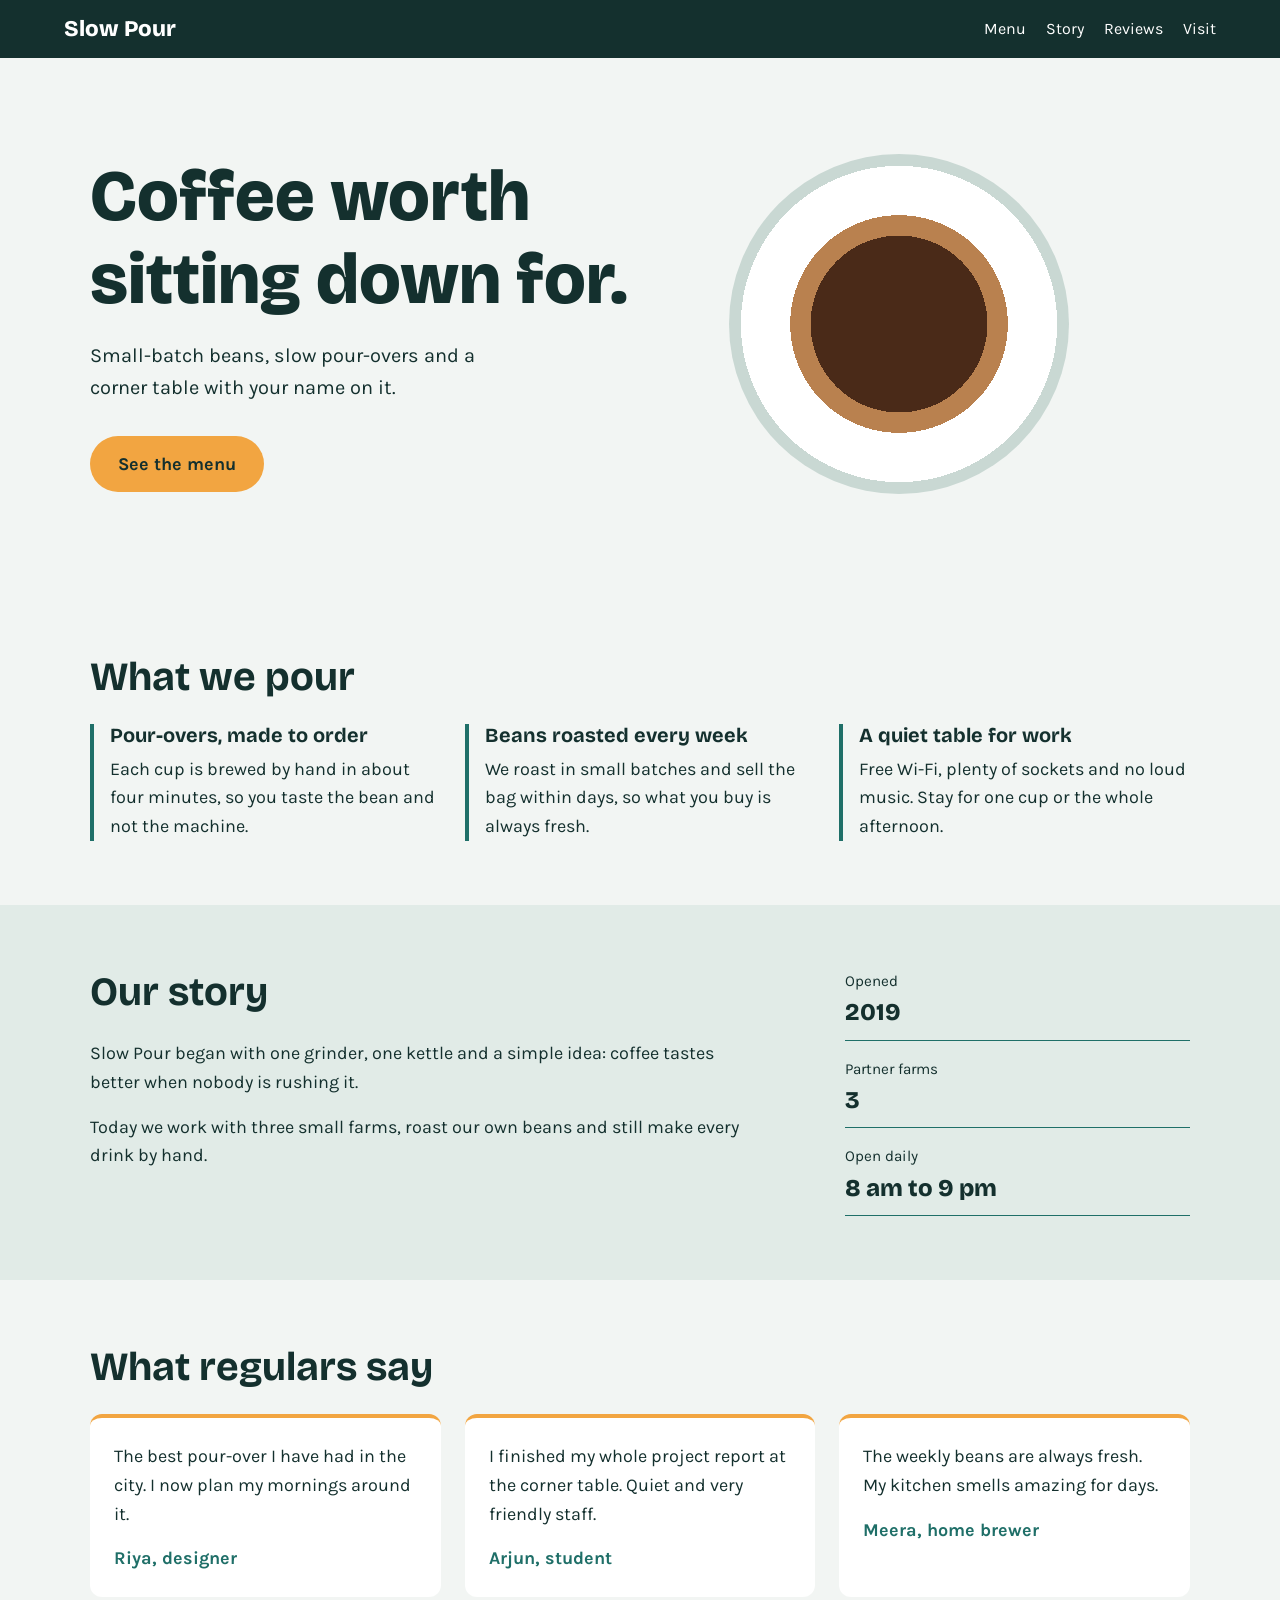
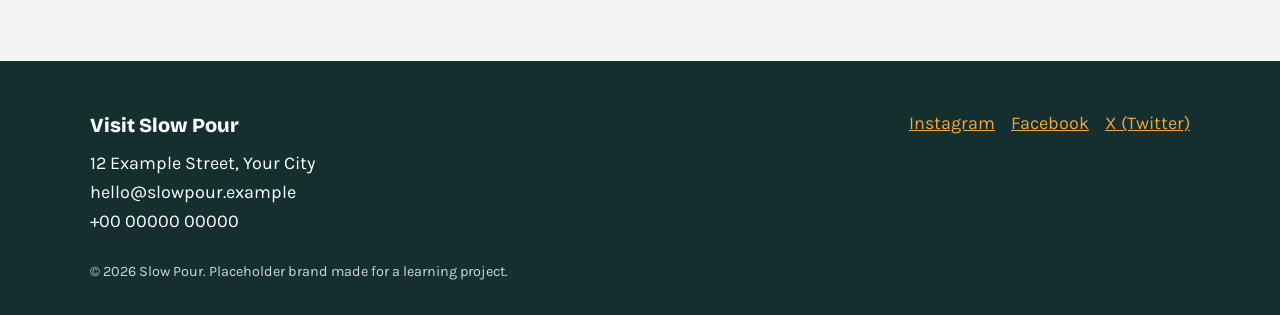
<file: WebDevL1-Landing Page/index.html>
<!DOCTYPE html>
<html lang="en">
<head>
  <meta charset="UTF-8">
  <!-- This tag makes the page scale correctly on phones -->
  <meta name="viewport" content="width=device-width, initial-scale=1">
  <title>Slow Pour Coffee | Small-batch coffee, made slowly</title>
  <meta name="description" content="Slow Pour is a small coffee bar serving pour-overs, espresso and weekly-roasted beans.">

  <!-- Google Fonts: one font for headings, one for body text -->
  <link rel="preconnect" href="https://fonts.googleapis.com">
  <link rel="preconnect" href="https://fonts.gstatic.com" crossorigin>
  <link href="https://fonts.googleapis.com/css2?family=Bricolage+Grotesque:wght@600;800&family=Karla:wght@400;700&display=swap" rel="stylesheet">

  <link rel="stylesheet" href="style.css">
</head>
<body>

  <!-- 1. NAVIGATION BAR (sticky: stays at the top while scrolling) -->
  <header class="navbar">
    <a class="logo" href="#top">Slow Pour</a>
    <nav>
      <ul class="nav-links">
        <li><a href="#menu">Menu</a></li>
        <li><a href="#story">Story</a></li>
        <li><a href="#reviews">Reviews</a></li>
        <li><a href="#visit">Visit</a></li>
      </ul>
    </nav>
  </header>

  <main id="top">

    <!-- 2. HERO SECTION: headline + subheadline + call-to-action button -->
    <section class="hero">
      <div class="hero-text">
        <h1>Coffee worth sitting down for.</h1>
        <p class="subheadline">Small-batch beans, slow pour-overs and a corner table with your name on it.</p>
        <a class="btn" href="#menu">See the menu</a>
      </div>
      <!-- The cup is drawn with pure CSS (no image needed) -->
      <div class="cup" role="img" aria-label="A cup of coffee seen from above"></div>
    </section>

    <!-- 3. CONTENT SECTION 1: Features -->
    <section class="section" id="menu">
      <h2>What we pour</h2>
      <div class="features">
        <article>
          <h3>Pour-overs, made to order</h3>
          <p>Each cup is brewed by hand in about four minutes, so you taste the bean and not the machine.</p>
        </article>
        <article>
          <h3>Beans roasted every week</h3>
          <p>We roast in small batches and sell the bag within days, so what you buy is always fresh.</p>
        </article>
        <article>
          <h3>A quiet table for work</h3>
          <p>Free Wi-Fi, plenty of sockets and no loud music. Stay for one cup or the whole afternoon.</p>
        </article>
      </div>
    </section>

    <!-- 4. CONTENT SECTION 2: About -->
    <section class="section alt" id="story">
      <div class="about">
        <div>
          <h2>Our story</h2>
          <p>Slow Pour began with one grinder, one kettle and a simple idea: coffee tastes better when nobody is rushing it.</p>
          <p>Today we work with three small farms, roast our own beans and still make every drink by hand.</p>
        </div>
        <dl class="facts">
          <div><dt>Opened</dt><dd>2019</dd></div>
          <div><dt>Partner farms</dt><dd>3</dd></div>
          <div><dt>Open daily</dt><dd>8 am to 9 pm</dd></div>
        </dl>
      </div>
    </section>

    <!-- 5. CONTENT SECTION 3: Testimonials -->
    <section class="section" id="reviews">
      <h2>What regulars say</h2>
      <div class="reviews">
        <blockquote>
          <p>The best pour-over I have had in the city. I now plan my mornings around it.</p>
          <footer>Riya, designer</footer>
        </blockquote>
        <blockquote>
          <p>I finished my whole project report at the corner table. Quiet and very friendly staff.</p>
          <footer>Arjun, student</footer>
        </blockquote>
        <blockquote>
          <p>The weekly beans are always fresh. My kitchen smells amazing for days.</p>
          <footer>Meera, home brewer</footer>
        </blockquote>
      </div>
    </section>

  </main>

  <!-- 6. FOOTER: placeholder contact and social links -->
  <footer class="footer" id="visit">
    <div>
      <p class="footer-title">Visit Slow Pour</p>
      <p>12 Example Street, Your City</p>
      <p>hello@slowpour.example</p>
      <p>+00 00000 00000</p>
    </div>
    <ul class="social">
      <li><a href="#">Instagram</a></li>
      <li><a href="#">Facebook</a></li>
      <li><a href="#">X (Twitter)</a></li>
    </ul>
    <p class="copy">&copy; 2026 Slow Pour. Placeholder brand made for a learning project.</p>
  </footer>

</body>
</html>
</file>
<file: WebDevL1-Landing Page/style.css>
/* ---------- 1. COLOUR PALETTE & FONTS (change colours here only) ---------- */
:root {
  --bg: #f2f5f3;        /* page background (cool off-white) */
  --bg-alt: #e1ebe7;    /* second section background */
  --ink: #14302e;       /* main text and dark areas */
  --teal: #1f6f68;      /* links and borders */
  --amber: #f2a541;     /* button colour */
  --heading-font: "Bricolage Grotesque", Arial, sans-serif;
  --body-font: "Karla", Arial, sans-serif;
}

/* ---------- 2. RESET: box-sizing stops padding from making boxes wider ---------- */
* { box-sizing: border-box; margin: 0; padding: 0; }

html { scroll-behavior: smooth; }

body {
  background: var(--bg);
  color: var(--ink);
  font-family: var(--body-font);
  font-size: 1.125rem;      /* body text size */
  line-height: 1.6;
}

/* Headings use the second font and bigger sizes */
h1, h2, h3, .logo { font-family: var(--heading-font); line-height: 1.15; }
h1 { font-size: clamp(2.5rem, 7vw, 4.5rem); font-weight: 800; }   /* heading size 1 */
h2 { font-size: clamp(1.75rem, 4vw, 2.5rem); margin-bottom: 1.5rem; }
h3 { font-size: 1.25rem; margin-bottom: 0.5rem; }

a { color: var(--teal); }
a:focus-visible, .btn:focus-visible { outline: 3px solid var(--amber); outline-offset: 3px; }

/* ---------- 3. NAVIGATION BAR ---------- */
.navbar {
  position: sticky;          /* stays at the top while you scroll */
  top: 0;
  z-index: 10;
  display: flex;
  flex-wrap: wrap;           /* lets links drop to a new line on tiny screens */
  align-items: center;
  justify-content: space-between;
  gap: 0.5rem 1.5rem;
  padding: 0.9rem 5%;
  background: var(--ink);
}
.logo { color: #fff; font-size: 1.4rem; font-weight: 800; text-decoration: none; }
.nav-links { display: flex; gap: 1.25rem; list-style: none; }
.nav-links a { color: #fff; text-decoration: none; font-size: 1rem; }
.nav-links a:hover { color: var(--amber); }

/* ---------- 4. HERO ---------- */
.hero {
  display: grid;
  grid-template-columns: 1fr;     /* one column on mobile */
  align-items: center;
  gap: 2.5rem;
  padding: 4rem 5%;
}
.subheadline { margin: 1.25rem 0 2rem; max-width: 34ch; font-size: 1.25rem; }

.btn {
  display: inline-block;
  padding: 0.85rem 1.75rem;
  background: var(--amber);
  color: var(--ink);
  font-weight: 700;
  text-decoration: none;
  border-radius: 999px;
}
.btn:hover { background: var(--ink); color: #fff; }

/* The coffee cup: rings drawn with a radial gradient */
.cup {
  width: 100%;
  max-width: 340px;
  aspect-ratio: 1;               /* keeps it a perfect circle */
  border-radius: 50%;
  background: radial-gradient(circle closest-side, #4a2a18 0 52%, #b9814f 52% 64%, #fff 64% 93%, #c9d8d3 93% 100%);
}

/* ---------- 5. CONTENT SECTIONS ---------- */
.section { padding: 4rem 5%; scroll-margin-top: 4rem; }
.section > *, .about { max-width: 1100px; margin-left: auto; margin-right: auto; }
.alt { background: var(--bg-alt); }

/* Features: 1 column on mobile, 3 on desktop */
.features { display: grid; grid-template-columns: 1fr; gap: 1.5rem; }
.features article { border-left: 4px solid var(--teal); padding-left: 1rem; }

/* About: text + facts */
.about { display: grid; grid-template-columns: 1fr; gap: 2rem; }
.about p { margin-bottom: 1rem; max-width: 60ch; }
.facts { display: grid; gap: 1rem; align-content: start; }
.facts div { border-bottom: 1px solid var(--teal); padding-bottom: 0.5rem; }
.facts dt { font-size: 0.95rem; }
.facts dd { font-family: var(--heading-font); font-size: 1.5rem; font-weight: 800; }

/* Testimonials */
.reviews { display: grid; grid-template-columns: 1fr; gap: 1.5rem; }
blockquote { background: #fff; padding: 1.5rem; border-radius: 12px; border-top: 4px solid var(--amber); }
blockquote footer { margin-top: 1rem; font-weight: 700; color: var(--teal); }

/* ---------- 6. FOOTER ---------- */
.footer {
  display: grid;
  grid-template-columns: 1fr;
  gap: 1.5rem;
  padding: 3rem 5% 2rem;
  background: var(--ink);
  color: #fff;
  scroll-margin-top: 4rem;
}
.footer-title { font-family: var(--heading-font); font-weight: 800; font-size: 1.25rem; margin-bottom: 0.5rem; }
.social { display: flex; flex-wrap: wrap; gap: 1rem; list-style: none; }
.footer a { color: var(--amber); }
.copy { font-size: 0.9rem; opacity: 0.8; }

/* ---------- 7. DESKTOP LAYOUT (screens 800px and wider) ---------- */
@media (min-width: 800px) {
  .hero { grid-template-columns: 1.3fr 1fr; padding: 6rem max(5%, calc((100% - 1100px) / 2)); }
  .features, .reviews { grid-template-columns: repeat(3, 1fr); }
  .about { grid-template-columns: 2fr 1fr; gap: 4rem; }
  .footer { grid-template-columns: 1fr 1fr; padding-left: max(5%, calc((100% - 1100px) / 2)); padding-right: max(5%, calc((100% - 1100px) / 2)); }
  .copy { grid-column: 1 / -1; }
  .social { justify-content: flex-end; align-items: flex-start; }
}

/* Respect users who prefer less motion */
@media (prefers-reduced-motion: reduce) { html { scroll-behavior: auto; } }
</file>
